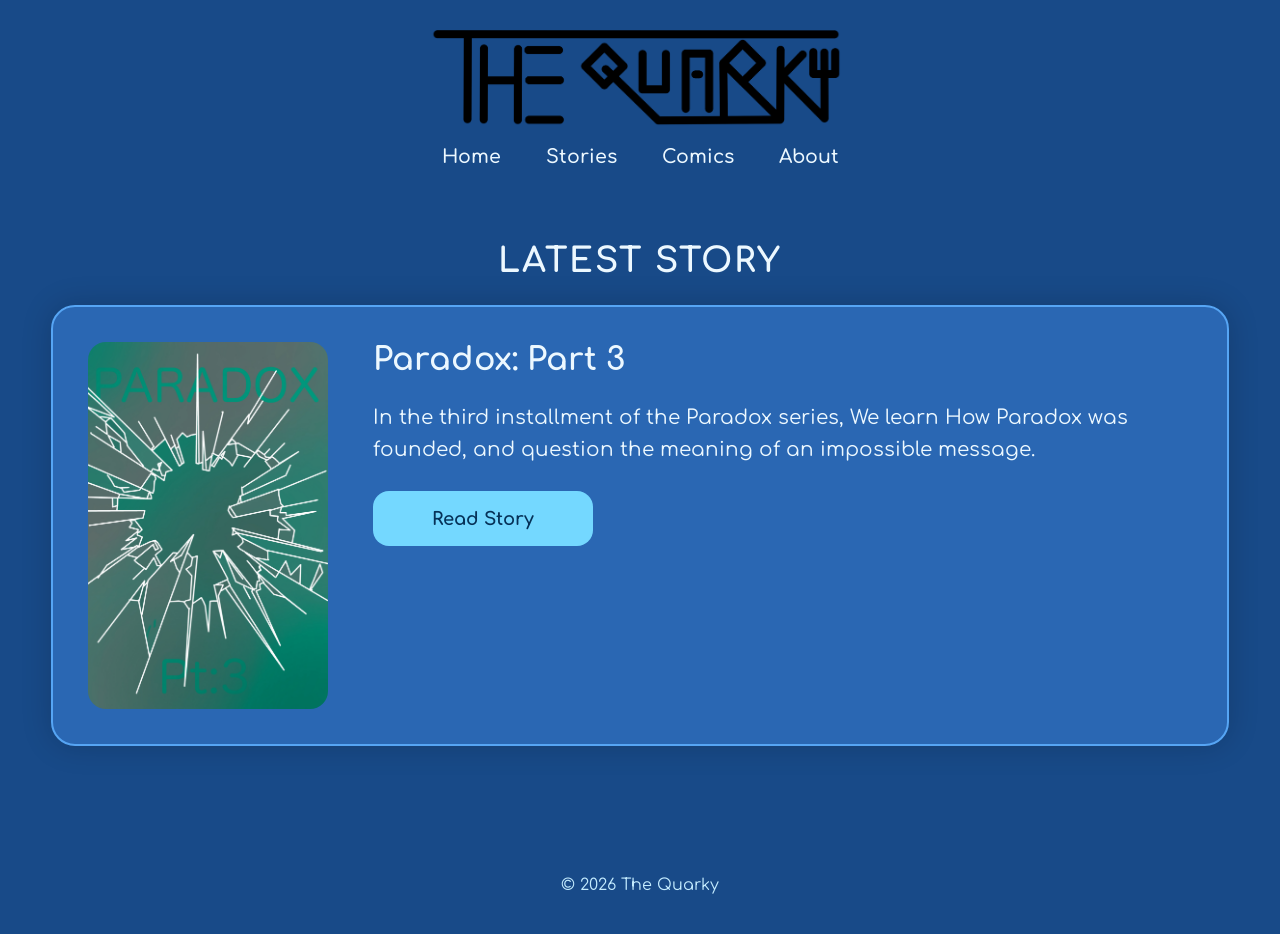
<file: index.html>
<!DOCTYPE html>
<html lang="en">

<head>

    <link rel="icon" type="image/png" href="favicon.png">

    <meta charset="UTF-8">

    <meta name="viewport" content="width=device-width, initial-scale=1.0">

    <title>The Quarky</title>

    <link rel="stylesheet" href="css/style.css">

</head>

<body>

    <header>

        <img src="assets/logo.png" class="logo" alt="The Quarky">

        <nav>

            <a href="index.html">Home</a>
            <a href="stories.html">Stories</a>
            <a href="comics.html">Comics</a>
            <a href="about.html">About</a>

        </nav>

    </header>

    <main>

        <section class="featured">

            <h2>LATEST STORY</h2>

            <div class="feature-card">

                <img id="latestStoryCover" class="story-cover" src="assets/covers/placeholder.png" alt="Latest Story">

                <div class="feature-info">

                    <h3 id="latestStoryTitle">

                        Latest Story

                    </h3>

                    <p id="latestStoryDescription">

                        Loading...

                    </p>

                    <button id="latestStoryButton">

                        Read Story

                    </button>

                </div>

            </div>

        </section>



    </main>

    <footer>

        © 2026 The Quarky

    </footer>


    <script src="js/storiesData.js"></script>
    <script src="js/main.js"></script>
</body>

</html>
</file>
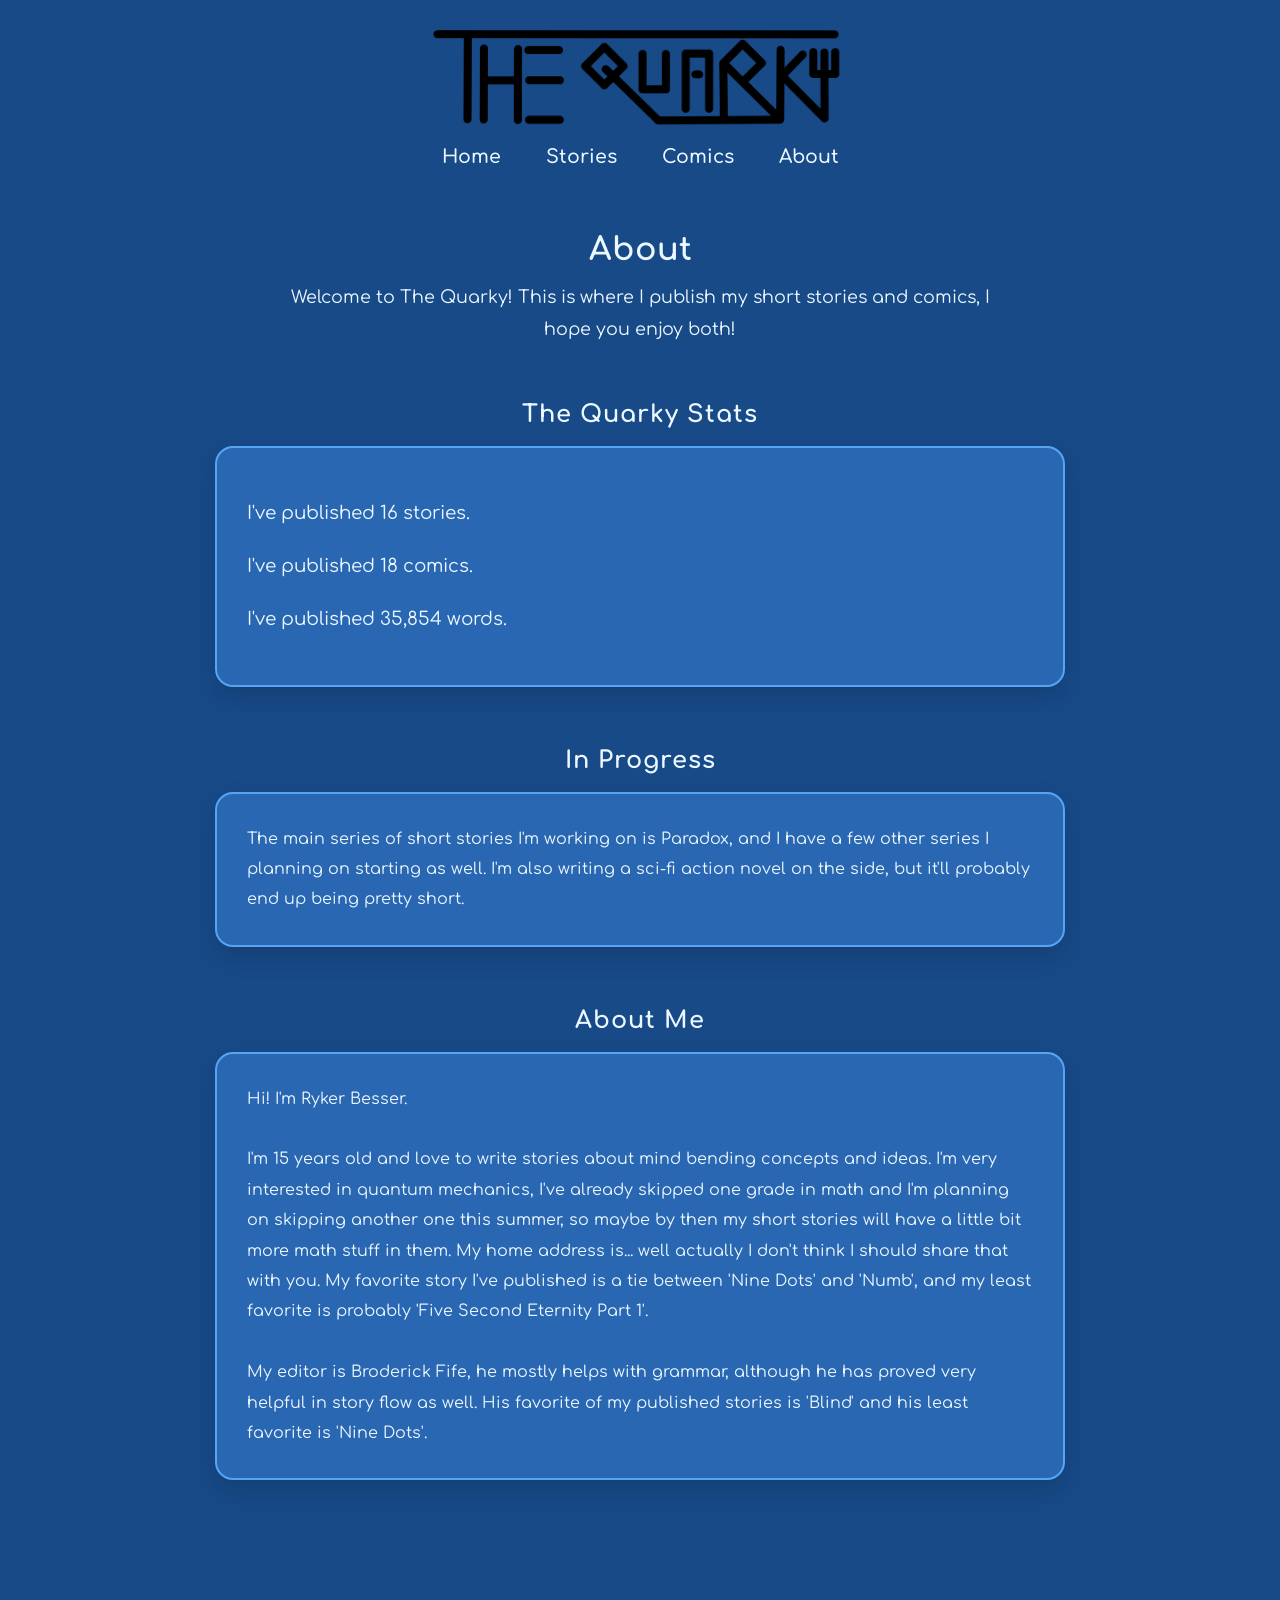
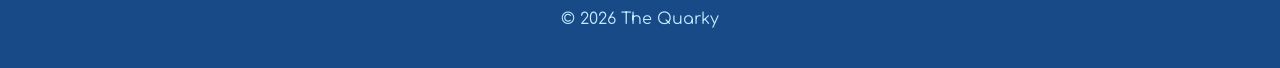
<file: about.html>
<!DOCTYPE html>
<html lang="en">

<head>

    <link rel="icon" type="image/png" href="favicon.png">

    <meta charset="UTF-8">

    <meta name="viewport" content="width=device-width, initial-scale=1.0">

    <title>About | The Quarky</title>

    <link rel="stylesheet" href="css/style.css">

</head>

<body>

    <header>

        <img src="assets/logo.png" class="logo" alt="The Quarky">

        <nav>

            <a href="index.html">Home</a>
            <a href="stories.html">Stories</a>
            <a href="comics.html">Comics</a>
            <a href="about.html">About</a>

        </nav>

    </header>

    <main class="about-page">

        <h1>About</h1>

        <p class="about-intro">

            Welcome to The Quarky! This is where I publish my short stories and
            comics, I hope you enjoy both!

        </p>

        <!-- ========================= -->
        <!-- Statistics -->
        <!-- ========================= -->

        <section class="about-section">

            <h2>The Quarky Stats</h2>

            <div class="about-card">

                <p id="storyCount"></p>

                <p id="comicCount"></p>

                <p id="wordCount"></p>

            </div>

        </section>

        <!-- ========================= -->
        <!-- In Progress -->
        <!-- ========================= -->

        <section class="about-section">

            <h2>In Progress</h2>

            <div class="about-card">

                <div id="inProgress"></div>

            </div>

        </section>

        <!-- ========================= -->
        <!-- About Me -->
        <!-- ========================= -->

        <section class="about-section">

            <h2>About Me</h2>

            <div class="about-card">

                <div id="aboutMe"></div>

            </div>

        </section>

    </main>

    <footer>

        © 2026 The Quarky

    </footer>

    <script src="js/storiesData.js"></script>
    <script src="js/comicsData.js"></script>
    <script src="js/about.js"></script>
</body>

</html>
</file>
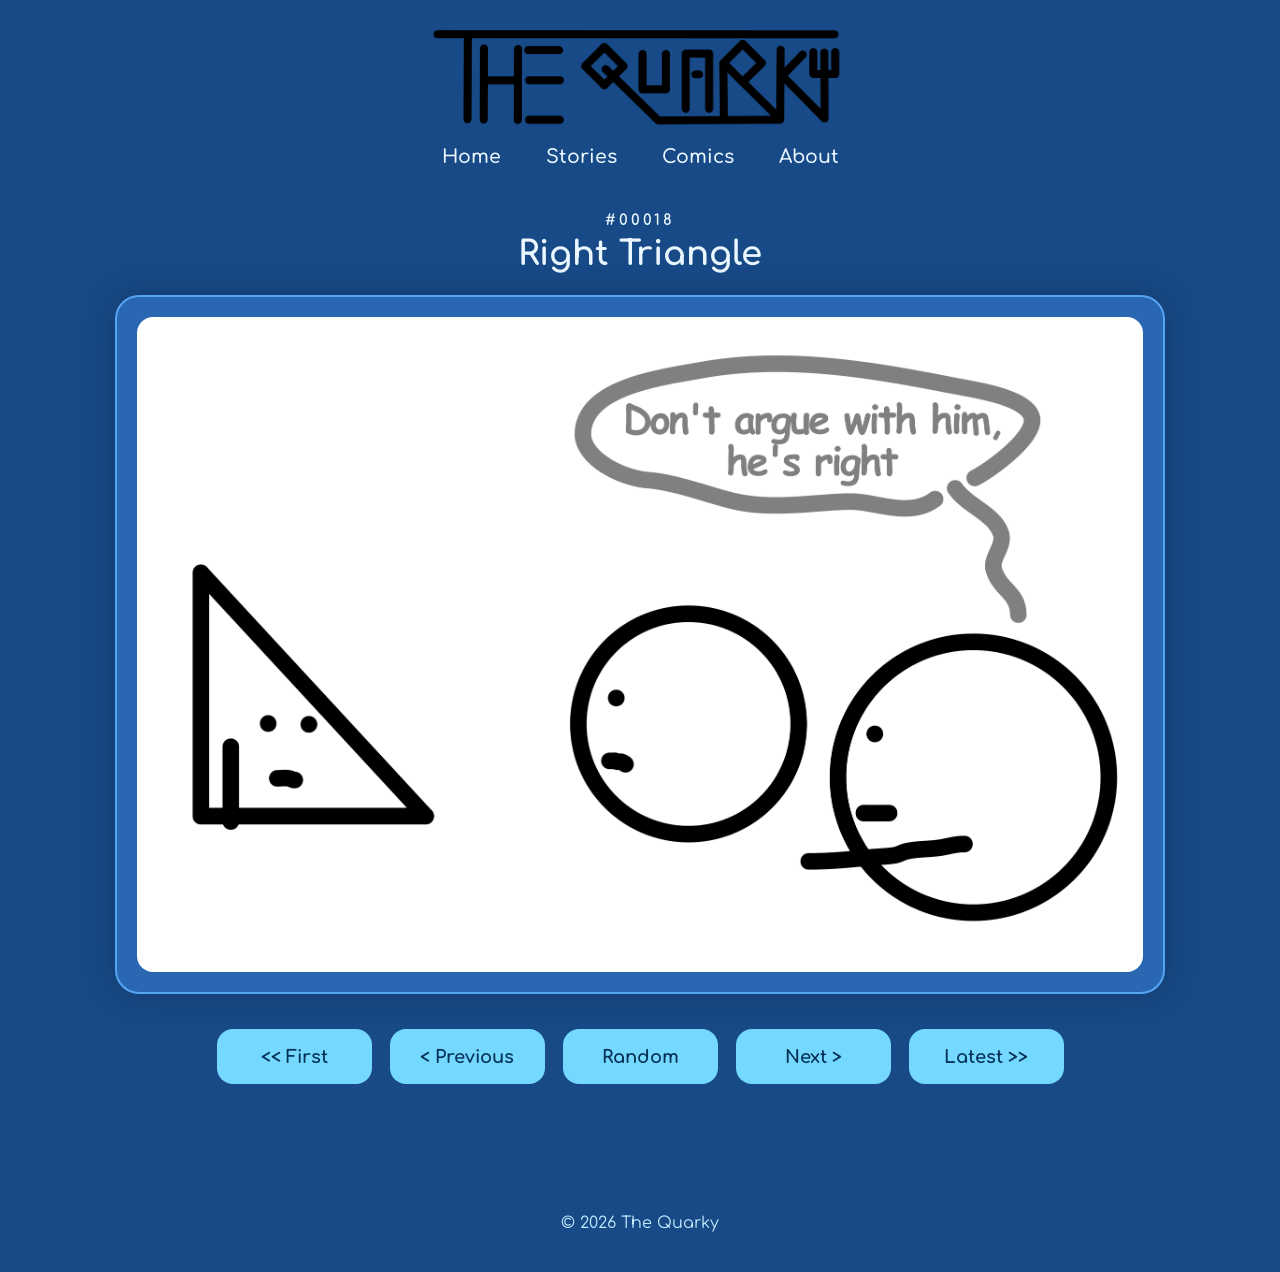
<file: comics.html>
<!DOCTYPE html>
<html lang="en">

<head>

    <link rel="icon" type="image/png" href="favicon.png">

    <meta charset="UTF-8">
    <meta name="viewport" content="width=device-width, initial-scale=1.0">

    <title>Comics | The Quarky</title>

    <link rel="stylesheet" href="css/style.css">

</head>

<body>

    <header>

        <img src="assets/logo.png" class="logo" alt="The Quarky">

        <nav>

            <a href="index.html">Home</a>
            <a href="stories.html">Stories</a>
            <a href="comics.html">Comics</a>
            <a href="about.html">About</a>

        </nav>

    </header>

    <main>

        <section class="comic-page">

            <h1 id="comicTitle">
                Loading...
            </h1>

            <div class="comic-frame">

                <img id="comicImage" alt="Comic">

            </div>

            <div class="comic-navigation">

                <button id="firstComic">
                    << First </button>

                        <button id="previousComic">
                            < Previous </button>

                                <button id="randomComic">
                                    Random
                                </button>

                                <button id="nextComic">
                                    Next >
                                </button>

                                <button id="latestComic">
                                    Latest >>
                                </button>

            </div>


        </section>

    </main>

    <footer>

        © 2026 The Quarky

    </footer>

    <script src="js/comicsData.js"></script>
    <script src="js/comics.js"></script>
</body>

</html>
</file>
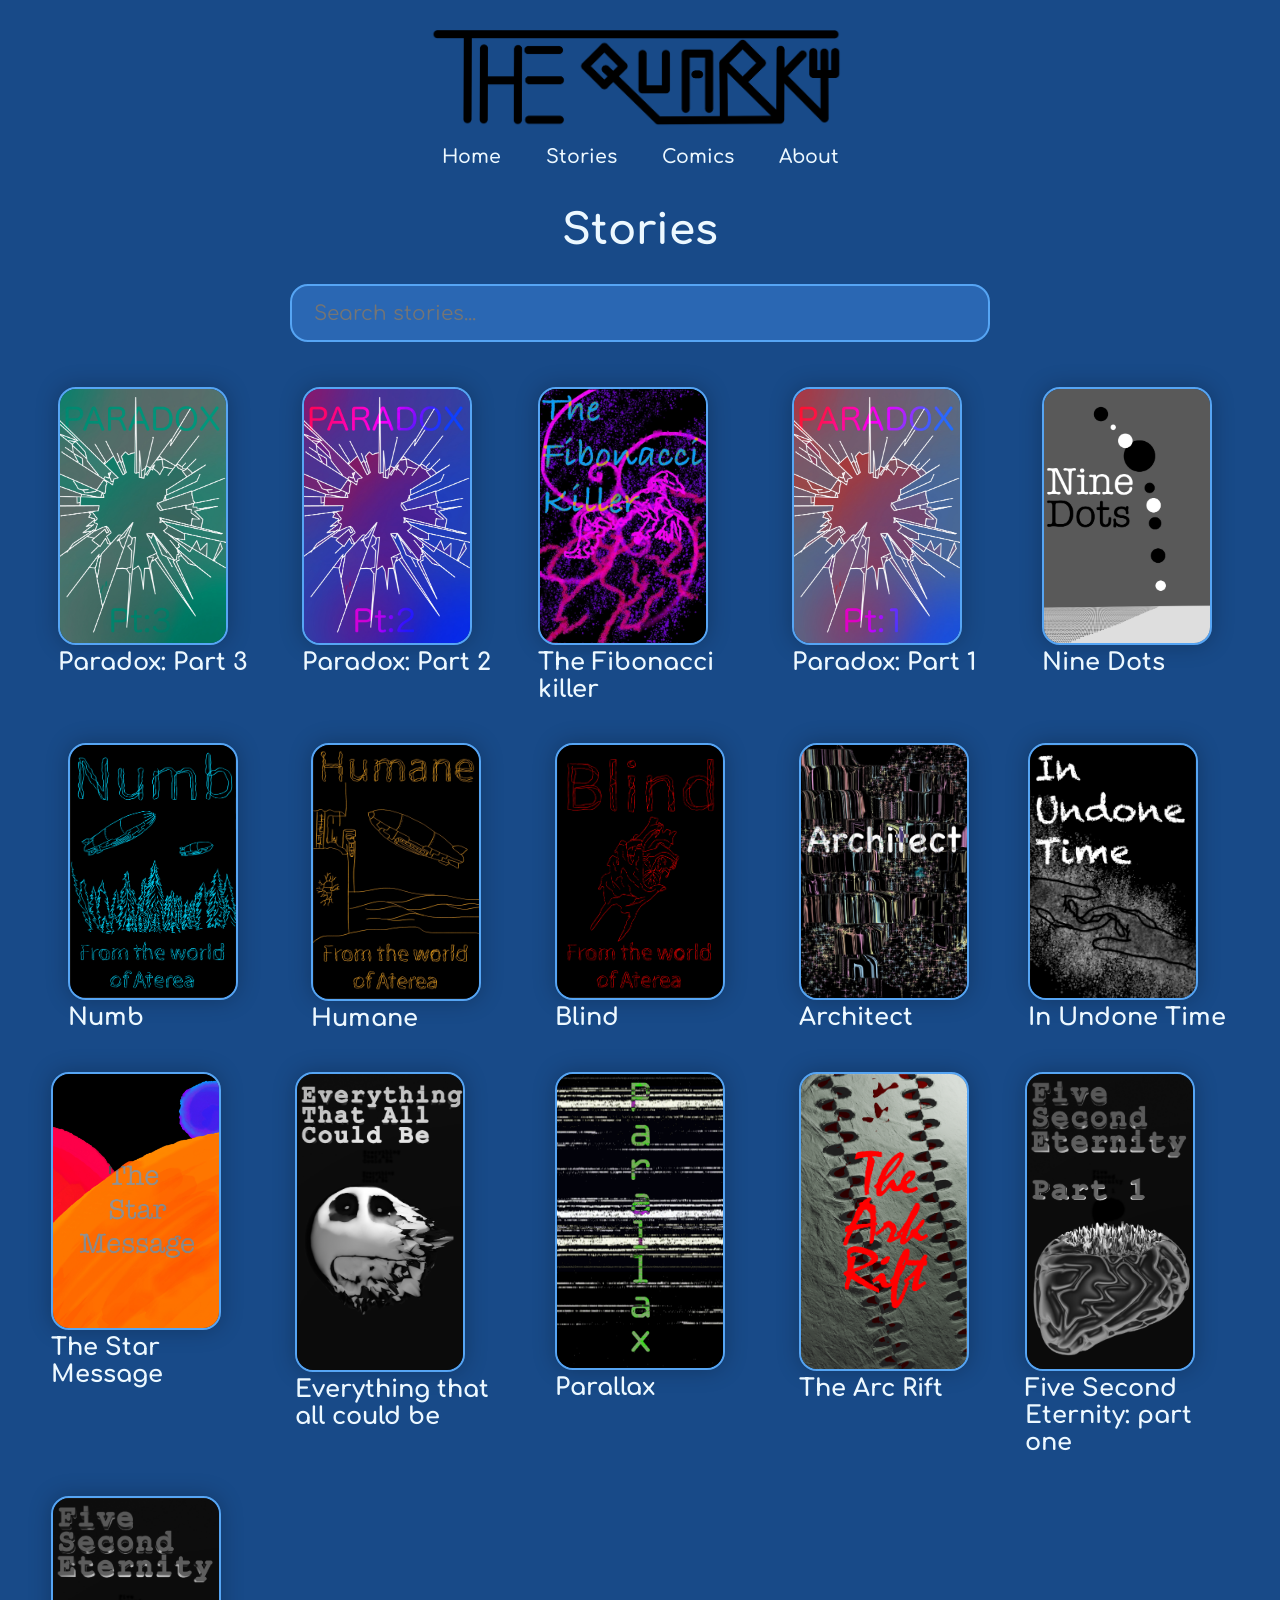
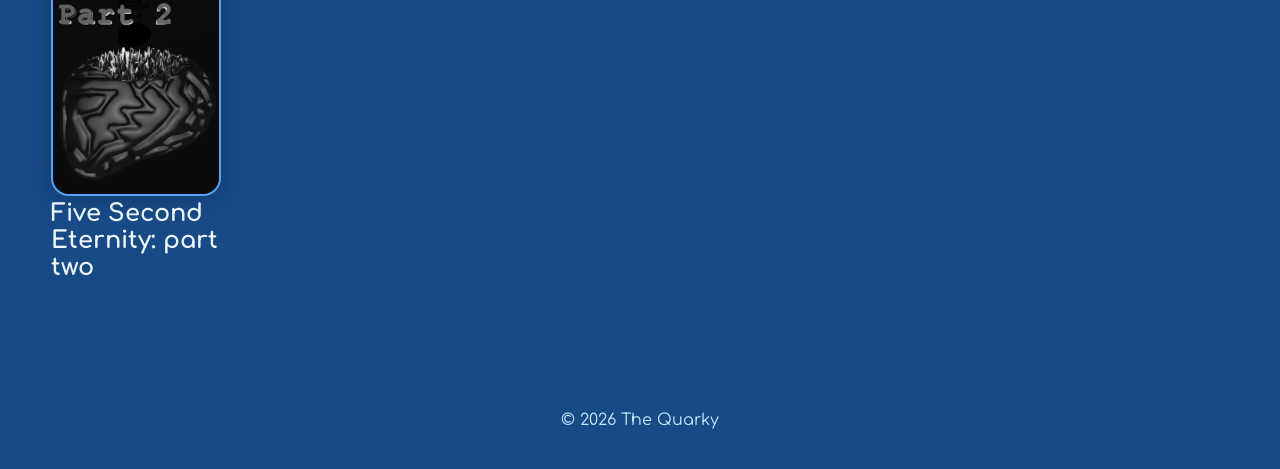
<file: stories.html>
<!DOCTYPE html>
<html lang="en">

<head>

    <link rel="icon" type="image/png" href="favicon.png">

    <meta charset="UTF-8">

    <meta name="viewport" content="width=device-width, initial-scale=1.0">

    <title>Stories | The Quarky</title>

    <link rel="stylesheet" href="css/style.css">

</head>

<body>

    <header>

        <img src="assets/logo.png" class="logo" alt="The Quarky">

        <nav>

            <a href="index.html">Home</a>

            <a href="stories.html">Stories</a>

            <a href="comics.html">Comics</a>

            <a href="about.html">About</a>

        </nav>

    </header>

    <main>

        <section class="stories-page">

            <h1>Stories</h1>

            <div class="search-container">

                <input type="text" id="storySearch" placeholder="Search stories...">

            </div>

            <div id="storyGrid" class="story-grid">

                <!-- Filled automatically by JavaScript -->

            </div>

        </section>

    </main>

    <footer>

        © 2026 The Quarky

    </footer>


    <!-- ================= Overlay ================= -->

    <div id="overlay" class="overlay"></div>


    <!-- ================= Sidebar ================= -->

    <aside id="storySidebar" class="story-sidebar">

        <button id="closeSidebar" class="close-sidebar">

            ✕

        </button>

        <img id="sidebarCover" class="sidebar-cover" src="assets/covers/placeholder.png" alt="Story Cover">

        <h2 id="sidebarTitle">

            Story Title

        </h2>

        <p class="sidebar-release">

            Released:
            <span id="sidebarRelease">

                October 2026

            </span>

        </p>

        <p id="sidebarDescription">

            Description goes here.

        </p>

        <div id="sidebarTags" class="sidebar-tags">

        </div>

        <button id="readStoryButton">

            Read Story

        </button>

    </aside>

    <script src="js/storiesData.js"></script>
    <script src="js/stories.js"></script>

</body>

</html>
</file>
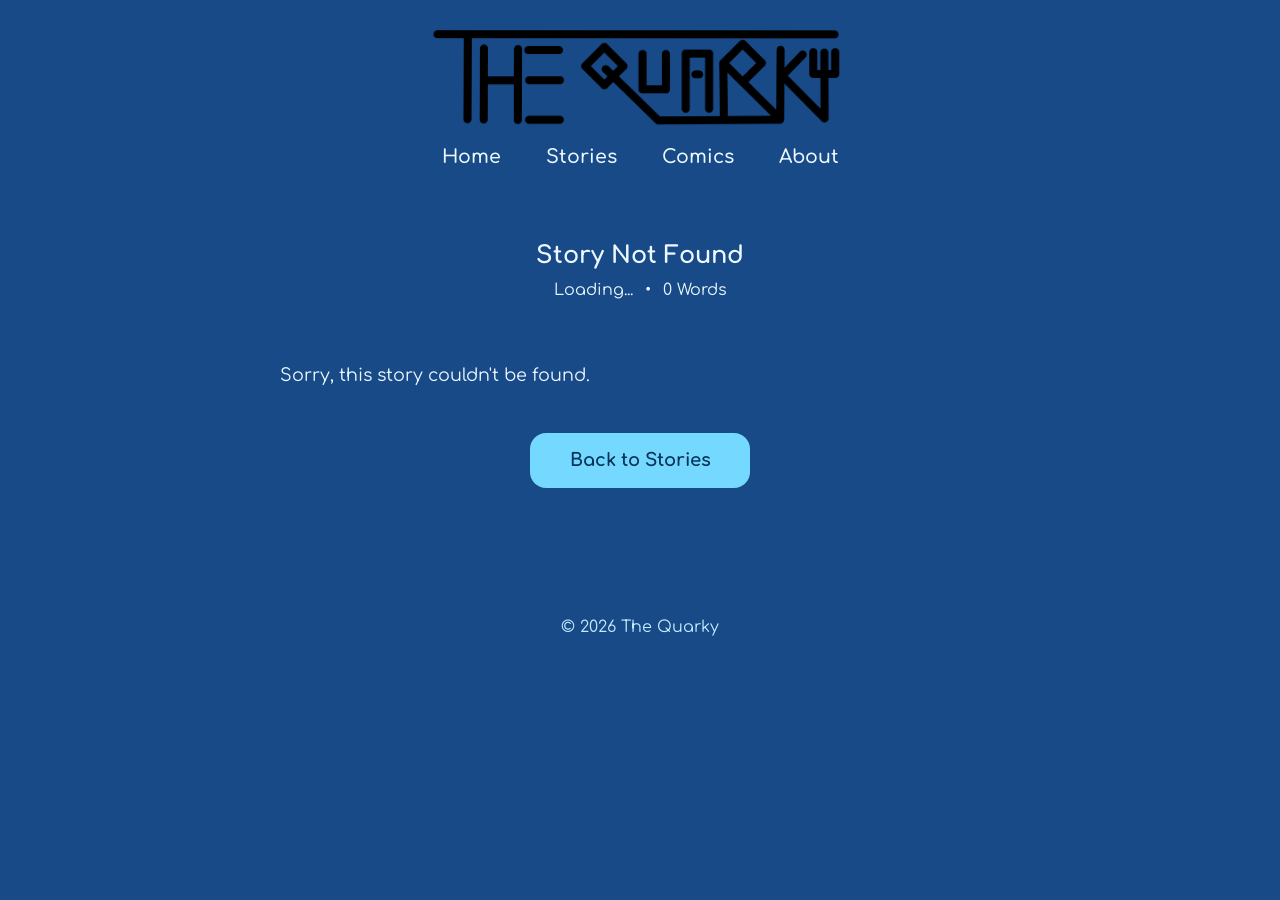
<file: story.html>
<!DOCTYPE html>
<html lang="en">

<head>

    <link rel="icon" type="image/png" href="favicon.png">

    <meta charset="UTF-8">

    <meta name="viewport" content="width=device-width, initial-scale=1.0">

    <title>Story | The Quarky</title>

    <link rel="stylesheet" href="css/style.css">

</head>

<body>

    <header>

        <img src="assets/logo.png" class="logo" alt="The Quarky">

        <nav>

            <a href="index.html">Home</a>

            <a href="stories.html">Stories</a>

            <a href="comics.html">Comics</a>

            <a href="about.html">About</a>

        </nav>

    </header>

    <main>

        <article class="story-reader">

            <h1 id="storyTitle">
                Loading...
            </h1>

            <div class="story-info">

                <span id="storyRelease">
                    Loading...
                </span>

                <span>•</span>

                <span id="storyWords">
                    0 Words
                </span>

            </div>

            <div id="storyTags" class="story-tags">

            </div>

            <div id="storyContent" class="story-content">

                Loading story...

            </div>

            <button class="primary-button" onclick="window.location.href='stories.html'">

                Back to Stories

            </button>

        </article>

    </main>

    <footer>

        © 2026 The Quarky

    </footer>

    <script src="js/storiesData.js"></script>
    <script src="js/story.js"></script>

</body>

</html>
</file>
<file: css/style.css>
@import url('https://fonts.googleapis.com/css2?family=Comfortaa:wght@300;400;500;600;700&display=swap');

:root {

    --background: #184A88;
    --panel: #2A67B3;
    --panelHover: #3678C7;
    --accent: #74D8FF;
    --text: #ECF8FF;
    --border: #56A5F4;

}

* {

    margin: 0;
    padding: 0;
    box-sizing: border-box;

}

body {

    background: var(--background);
    color: var(--text);
    font-family: 'Comfortaa', sans-serif;

}

/* ================= HEADER ================= */

header {

    display: flex;
    flex-direction: column;
    align-items: center;

    padding: 15px;

}

.logo {

    width: 420px;
    max-width: 90%;

}

nav {

    display: flex;
    justify-content: center;
    flex-wrap: wrap;

    gap: 45px;

    margin-top: 12px;

}

nav a {

    color: var(--text);
    text-decoration: none;

    font-size: 19px;
    font-weight: 600;

    transition: .2s;

}

nav a:hover {

    color: var(--accent);
    transform: translateY(-2px);

}

/* ================= GENERAL ================= */

main {

    width: 92%;
    max-width: 1400px;
    margin: auto;

}

footer {

    text-align: center;

    padding: 40px;

    margin-top: 90px;

    color: #C4ECFF;

}

/* ================================================= */
/* HOME */
/* ================================================= */

.featured {

    margin-top: 60px;

}

.featured h2 {

    text-align: center;

    margin-bottom: 25px;

    font-size: 34px;

    letter-spacing: 2px;

}

.feature-card {

    display: flex;

    gap: 45px;

    align-items: flex-start;

    background: var(--panel);

    border: 2px solid var(--border);

    border-radius: 24px;

    padding: 35px;

    box-shadow: 0 0 30px rgba(0, 0, 0, .18);

}

.story-cover {

    width: 240px;

    border-radius: 18px;

}

.comic-cover {

    width: 280px;

    border-radius: 18px;

}

.feature-info {

    display: flex;

    flex-direction: column;

    gap: 25px;

}

.feature-info h3 {

    font-size: 32px;

}

.feature-info p {

    font-size: 20px;

    line-height: 1.6;

}

button {

    width: 220px;

    height: 55px;

    border: none;

    border-radius: 16px;

    background: var(--accent);

    color: #063258;

    font-family: 'Comfortaa';

    font-size: 18px;

    font-weight: bold;

    cursor: pointer;

    transition: .2s;

}

button:hover {

    transform: translateY(-2px);

    filter: brightness(1.05);

}

/* ================================================= */
/* STORIES */
/* ================================================= */

.stories-page h1 {

    text-align: center;

    font-size: 42px;

    margin: 25px 0 30px;

}

.search-container {

    display: flex;

    justify-content: center;

    margin-bottom: 45px;

}

#storySearch {

    width: 700px;

    max-width: 90%;

    height: 58px;

    padding: 0 22px;

    background: var(--panel);

    color: white;

    border: 2px solid var(--border);

    border-radius: 18px;

    font-size: 20px;

    font-family: 'Comfortaa';

    outline: none;

}

.story-grid {

    display: grid;

    grid-template-columns: repeat(auto-fill, minmax(170px, 1fr));

    gap: 40px;

    justify-items: center;

    margin-bottom: 80px;

}

.story-card {

    cursor: pointer;

    transition: .25s;

}

.story-card:hover {

    transform: translateY(-8px) scale(1.03);

}

.story-card.selected {

    position: relative;

    z-index: 1001;

}

.story-card img {

    width: 170px;

    border-radius: 18px;

    border: 2px solid var(--border);

    box-shadow: 0 0 22px rgba(0, 0, 0, .25);

}

/* Overlay */

.overlay {

    position: fixed;

    inset: 0;

    background: rgba(0, 0, 0, .55);

    opacity: 0;

    pointer-events: none;

    transition: .25s;

    z-index: 1000;

}

.overlay.active {

    opacity: 1;

    pointer-events: auto;

}

/* Sidebar */

.story-sidebar {

    position: fixed;

    top: 0;

    right: 0;

    width: 400px;

    max-width: 90vw;

    height: 100vh;

    background: var(--panel);

    border-left: 2px solid var(--border);

    transform: translateX(100%);

    transition: .25s;

    z-index: 1002;

    overflow-y: auto;

    padding: 30px;

}

.story-sidebar.open {

    transform: translateX(0);

}

.close-sidebar {

    position: absolute;

    top: 18px;

    right: 18px;

    width: 42px;

    height: 42px;

    border-radius: 50%;

}

.sidebar-cover {

    width: 100%;

    border-radius: 18px;

    margin-top: 40px;

    margin-bottom: 25px;

}

.story-sidebar h2 {

    font-size: 30px;

    margin-bottom: 15px;

}

.sidebar-release {

    margin-bottom: 20px;

}

.sidebar-tags {

    display: flex;

    flex-wrap: wrap;

    gap: 10px;

    margin: 25px 0;

}

.sidebar-tags span {

    padding: 8px 14px;

    border-radius: 20px;

    border: 1px solid var(--border);

    background: rgba(255, 255, 255, .08);

}

/* ================================================= */
/* COMICS */
/* ================================================= */

.comic-page {

    display: flex;

    flex-direction: column;

    align-items: center;

    margin-top: 30px;

}

.comic-page h1 {

    text-align: center;

    font-size: 42px;

    margin-bottom: 30px;

}

.comic-frame {

    width: 100%;

    max-width: 1050px;

    background: var(--panel);

    border: 2px solid var(--border);

    border-radius: 24px;

    padding: 20px;

    box-shadow: 0 0 35px rgba(0, 0, 0, .25);

    display: flex;

    justify-content: center;

}

#comicImage {

    width: 100%;

    height: auto;

    border-radius: 16px;

    display: block;

}

.comic-navigation {

    display: flex;

    justify-content: center;

    flex-wrap: wrap;

    gap: 18px;

    margin-top: 35px;

}

.comic-navigation button {

    width: 155px;

}

/* ================================================= */
/* MOBILE */
/* ================================================= */

@media(max-width:850px) {

    .logo {

        width: 300px;

    }

    nav {

        gap: 22px;

    }

    .feature-card {

        flex-direction: column;

        align-items: center;

        text-align: center;

    }

    .story-grid {

        grid-template-columns: repeat(auto-fill, minmax(140px, 1fr));

    }

    .story-card img {

        width: 140px;

    }

    .story-sidebar {

        width: 100%;

    }

    .comic-navigation button {

        width: 140px;

    }

}

/* ================================================= */
/* Comic Title */
/* ================================================= */

#comicTitle {

    display: flex;

    flex-direction: column;

    align-items: center;

    gap: 6px;

    margin-bottom: 22px;

}

.comic-number {

    font-size: 15px;

    letter-spacing: 3px;

    color: var(--textSecondary);

    font-weight: 700;

}

.comic-name {

    font-size: 34px;

    font-weight: 700;

    color: var(--text);

    text-align: center;

}

.story-reader {

    max-width: 900px;

    margin: 60px auto;

    padding: 0 30px;

    text-align: center;

}

.story-reader h1 {

    margin-bottom: 12px;

}

.story-info {

    display: flex;

    justify-content: center;

    gap: 12px;

    margin-bottom: 20px;

}

.story-tags {

    display: flex;

    justify-content: center;

    flex-wrap: wrap;

    gap: 10px;

    margin-bottom: 40px;

}

.story-tag {

    background: var(--panel);

    border: 1px solid var(--border);

    border-radius: 999px;

    padding: 8px 16px;

    font-size: .95rem;

}

.story-content {

    text-align: left;

    max-width: 720px;

    margin: 0 auto 40px auto;

    line-height: 1.9;

    font-size: 1.1rem;

}

.story-content p {

    margin-bottom: 1.6em;

}

.primary-button {

    margin: 0 auto;

    display: block;

}

/* =======================================================
   ABOUT PAGE
======================================================= */

.about-page {

    max-width: 900px;

    margin: 50px auto;

    padding: 0 25px;

    text-align: center;

}

.about-page h1 {

    margin-bottom: 15px;

}

.about-intro {

    max-width: 700px;

    margin: 0 auto 55px auto;

    line-height: 1.8;

    font-size: 1.1rem;

}

.about-section {

    margin-bottom: 60px;

}

.about-section h2 {

    margin-bottom: 18px;

    letter-spacing: 1px;

}

/* =======================================================
   NOTE CARDS
======================================================= */

.about-card {

    background: var(--panel);

    border: 2px solid var(--border);

    border-radius: 18px;

    padding: 30px;

    text-align: left;

    line-height: 1.9;

    box-shadow: 0 10px 25px rgba(0, 0, 0, .15);

}

.about-card p {

    margin: 12px 0;

}

/* =======================================================
   STATISTICS
======================================================= */

.about-card p {

    font-size: 1.08rem;

}

#storyCount,
#comicCount,
#wordCount {

    font-size: 1.15rem;

    margin: 18px 0;

}

/* =======================================================
   MOBILE
======================================================= */

@media (max-width:700px) {

    .about-page {

        padding: 0 18px;

    }

    .about-card {

        padding: 22px;

    }

}
</file>
